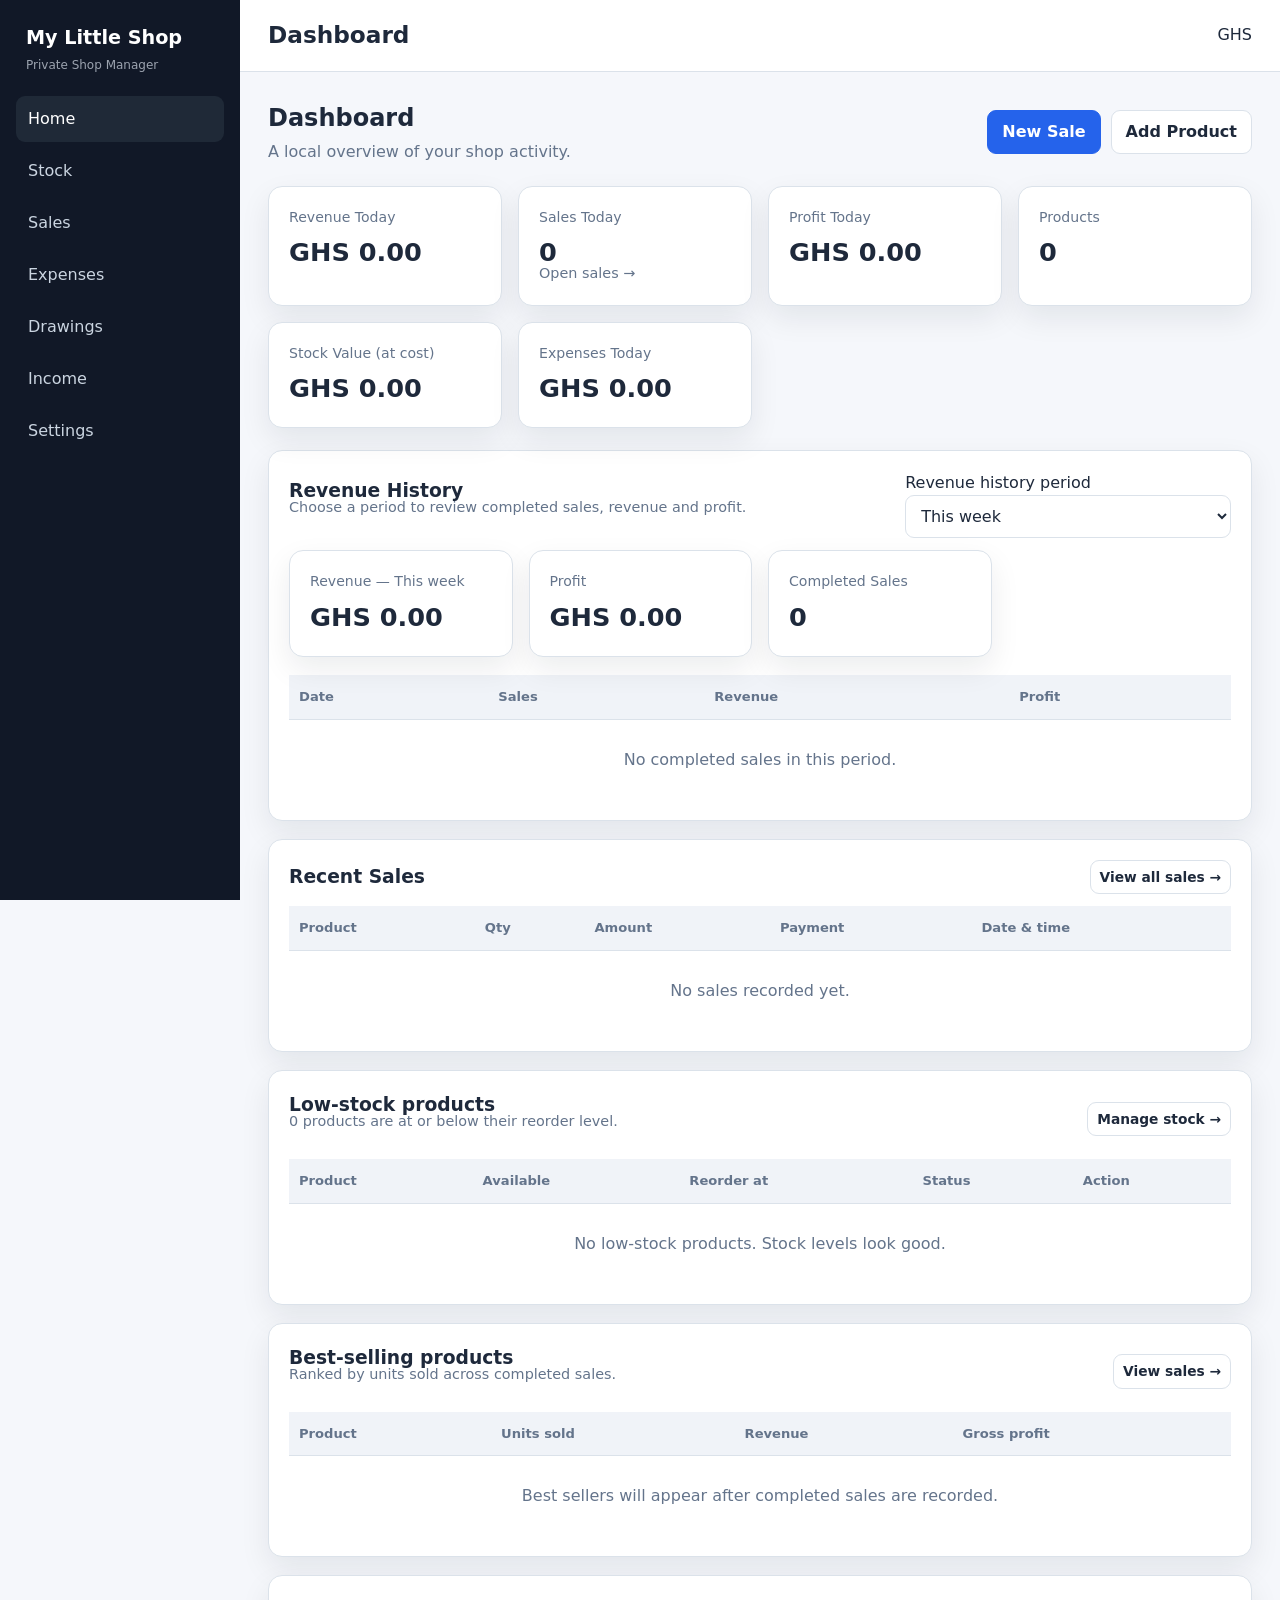
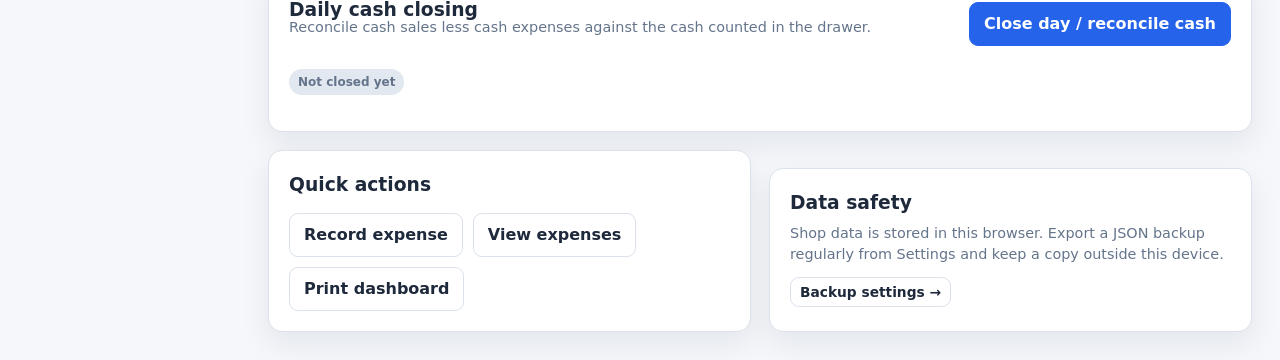
<file: index.html>
<!doctype html>
<html lang="en">
<head>
  <meta charset="utf-8">
  <meta name="viewport" content="width=device-width, initial-scale=1">
  <title>Home — My Little Shop</title>
  <link rel="stylesheet" href="styles.css">
</head>
<body data-page="home">
  <div class="app-shell">
    <aside class="sidebar">
      <div class="brand"><span data-shop-name>My Little Shop</span><small>Private Shop Manager</small></div>
      
      <nav class="nav" aria-label="Main navigation">
        <a class="nav-link active" data-page="home" href="index.html">Home</a>
        <a class="nav-link " data-page="stock" href="stock.html">Stock</a>
        <a class="nav-link " data-page="sales" href="sales.html">Sales</a>
        <a class="nav-link " data-page="expenses" href="expenses.html">Expenses</a>
        <a class="nav-link " data-page="drawings" href="drawings.html">Drawings</a>
        <a class="nav-link " data-page="income" href="income.html">Income</a>
        <a class="nav-link " data-page="settings" href="settings.html">Settings</a>
      </nav>
    </aside>
    <main class="main">
      <header class="topbar">
        <h1>Dashboard</h1>
        <div><span data-currency-code>GHS</span></div>
      </header>
      <div class="page">
        <div class="page-header">
          <div>
            <h2>Dashboard</h2>
            <p>A local overview of your shop activity.</p>
          </div>
          <div class="actions"><button class="btn btn-primary" data-action="new-sale">New Sale</button><button class="btn" data-action="add-product">Add Product</button></div>
        </div>
        
<div class="stats-grid">
  <section class="stat-card"><div class="stat-label">Revenue Today</div><div class="stat-value" id="statRevenueToday">GH₵0.00</div></section>
  <a class="stat-card stat-card-link" href="sales.html" aria-label="Open Sales page"><div class="stat-label">Sales Today</div><div class="stat-value" id="statSalesToday">0</div><div class="help-text">Open sales →</div></a>
  <section class="stat-card"><div class="stat-label">Profit Today</div><div class="stat-value" id="statProfitToday">GH₵0.00</div></section>
  <section class="stat-card"><div class="stat-label">Products</div><div class="stat-value" id="statProducts">0</div></section>
  <section class="stat-card"><div class="stat-label">Stock Value (at cost)</div><div class="stat-value" id="statStockValue">GH₵0.00</div></section>
  <section class="stat-card"><div class="stat-label">Expenses Today</div><div class="stat-value" id="statExpensesToday">GH₵0.00</div></section>
</div>
<section class="card">
  <div class="section-heading-row">
    <div><h3>Revenue History</h3><p class="help-text">Choose a period to review completed sales, revenue and profit.</p></div>
    <label class="compact-field"><span class="sr-only">Revenue history period</span><select id="homeRevenuePeriod">
      <option value="this-week">This week</option>
      <option value="last-week">Last week</option>
      <option value="this-month">This month</option>
      <option value="last-month">Last month</option>
    </select></label>
  </div>
  <div class="stats-grid stats-grid-compact">
    <section class="stat-card"><div class="stat-label" id="homeRevenuePeriodLabel">Revenue — This week</div><div class="stat-value" id="homeHistoryRevenue">GH₵0.00</div></section>
    <section class="stat-card"><div class="stat-label">Profit</div><div class="stat-value" id="homeHistoryProfit">GH₵0.00</div></section>
    <section class="stat-card"><div class="stat-label">Completed Sales</div><div class="stat-value" id="homeHistorySales">0</div></section>
  </div>
  <div class="table-wrap">
    <table>
      <thead><tr><th>Date</th><th>Sales</th><th>Revenue</th><th>Profit</th></tr></thead>
      <tbody id="homeRevenueHistoryBody"></tbody>
    </table>
  </div>
</section>
<section class="card">
  <div class="section-heading-row"><h3>Recent Sales</h3><a class="btn btn-small" href="sales.html">View all sales →</a></div>
  <div class="table-wrap">
    <table>
      <thead><tr><th>Product</th><th>Qty</th><th>Amount</th><th>Payment</th><th>Date & time</th></tr></thead>
      <tbody id="recentSalesBody"></tbody>
    </table>
  </div>
</section>
<section class="card" style="margin-top:18px">
  <div class="section-heading-row"><div><h3>Low-stock products</h3><p class="help-text"><span id="statLowStock">0</span> products are at or below their reorder level.</p></div><a class="btn btn-small" href="stock.html">Manage stock →</a></div>
  <div class="table-wrap"><table><thead><tr><th>Product</th><th>Available</th><th>Reorder at</th><th>Status</th><th>Action</th></tr></thead><tbody id="homeLowStockBody"></tbody></table></div>
</section>
<section class="card" style="margin-top:18px">
  <div class="section-heading-row"><div><h3>Best-selling products</h3><p class="help-text">Ranked by units sold across completed sales.</p></div><a class="btn btn-small" href="sales.html">View sales →</a></div>
  <div class="table-wrap"><table><thead><tr><th>Product</th><th>Units sold</th><th>Revenue</th><th>Gross profit</th></tr></thead><tbody id="homeBestSellersBody"></tbody></table></div>
</section>
<section class="card" style="margin-top:18px">
  <div class="section-heading-row"><div><h3>Daily cash closing</h3><p class="help-text">Reconcile cash sales less cash expenses against the cash counted in the drawer.</p></div><button class="btn btn-primary" data-action="daily-closing">Close day / reconcile cash</button></div>
  <p><span id="todayClosingStatus" class="status status-muted">Not closed yet</span></p>
</section>
<div class="grid-2" style="margin-top:18px">
  <section class="card"><h3>Quick actions</h3><div class="actions"><button class="btn" data-action="new-expense">Record expense</button><a class="btn" href="expenses.html">View expenses</a><button class="btn" data-action="print-report">Print dashboard</button></div></section>
  <section class="card"><h3>Data safety</h3><p class="help-text">Shop data is stored in this browser. Export a JSON backup regularly from Settings and keep a copy outside this device.</p><a class="btn btn-small" href="settings.html">Backup settings →</a></section>
</div>

      </div>
    </main>
  </div>
  <script src="app.js"></script>
</body>
</html>
</file>
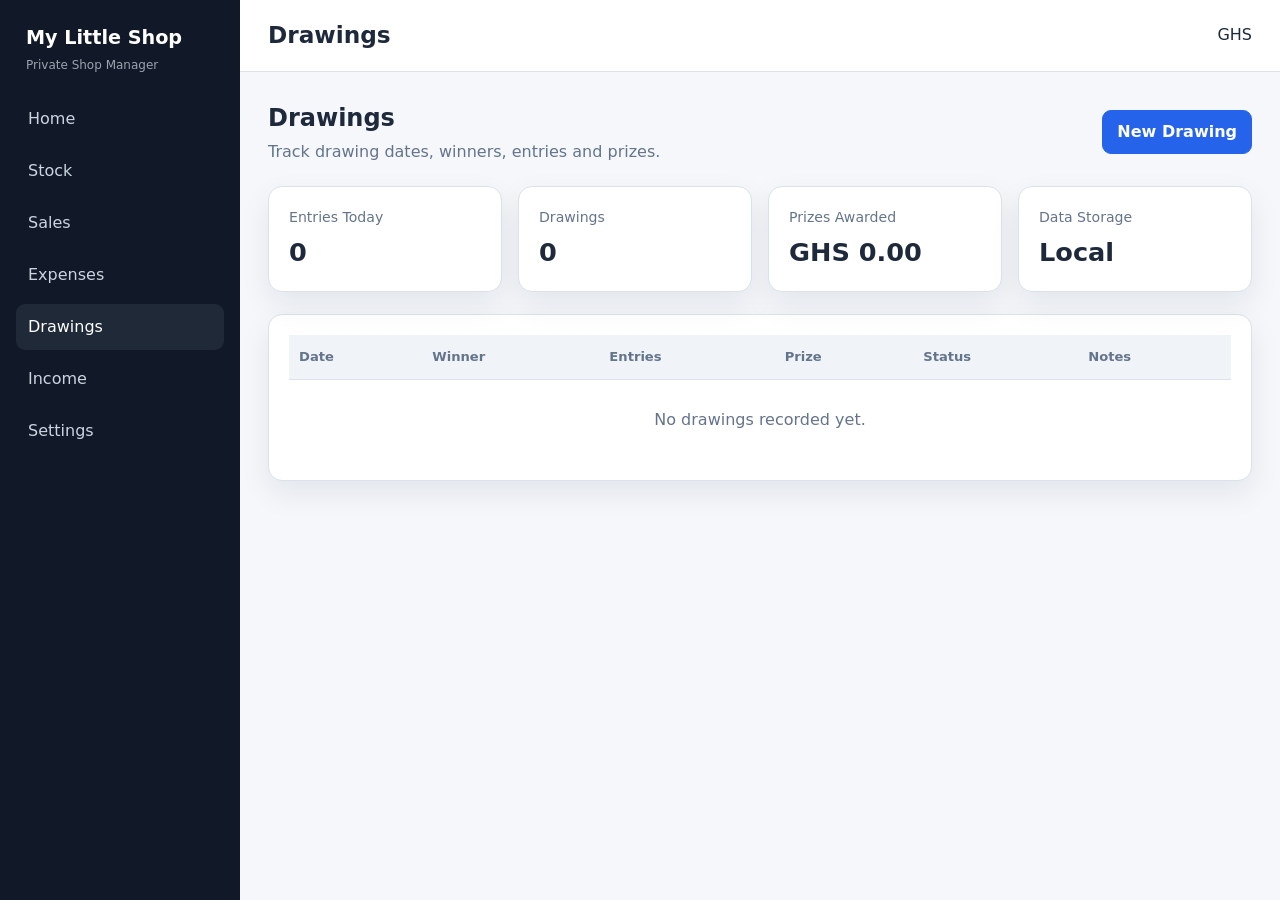
<file: drawings.html>
<!doctype html>
<html lang="en">
<head>
  <meta charset="utf-8">
  <meta name="viewport" content="width=device-width, initial-scale=1">
  <title>Drawings — My Little Shop</title>
  <link rel="stylesheet" href="styles.css">
</head>
<body data-page="drawings">
  <div class="app-shell">
    <aside class="sidebar">
      <div class="brand"><span data-shop-name>My Little Shop</span><small>Private Shop Manager</small></div>
      
      <nav class="nav" aria-label="Main navigation">
        <a class="nav-link " data-page="home" href="index.html">Home</a>
        <a class="nav-link " data-page="stock" href="stock.html">Stock</a>
        <a class="nav-link " data-page="sales" href="sales.html">Sales</a>
        <a class="nav-link " data-page="expenses" href="expenses.html">Expenses</a>
        <a class="nav-link active" data-page="drawings" href="drawings.html">Drawings</a>
        <a class="nav-link " data-page="income" href="income.html">Income</a>
        <a class="nav-link " data-page="settings" href="settings.html">Settings</a>
      </nav>
    </aside>
    <main class="main">
      <header class="topbar">
        <h1>Drawings</h1>
        <div><span data-currency-code>GHS</span></div>
      </header>
      <div class="page">
        <div class="page-header">
          <div>
            <h2>Drawings</h2>
            <p>Track drawing dates, winners, entries and prizes.</p>
          </div>
          <div class="actions"><button class="btn btn-primary" data-action="new-drawing">New Drawing</button></div>
        </div>
        
<div class="stats-grid">
  <section class="stat-card"><div class="stat-label">Entries Today</div><div class="stat-value" id="entriesToday">0</div></section>
  <section class="stat-card"><div class="stat-label">Drawings</div><div class="stat-value" id="drawingCount">0</div></section>
  <section class="stat-card"><div class="stat-label">Prizes Awarded</div><div class="stat-value" id="prizesAwarded">GH₵0.00</div></section>
  <section class="stat-card"><div class="stat-label">Data Storage</div><div class="stat-value">Local</div></section>
</div>
<section class="card">
  <div class="table-wrap">
    <table>
      <thead><tr><th>Date</th><th>Winner</th><th>Entries</th><th>Prize</th><th>Status</th><th>Notes</th></tr></thead>
      <tbody id="drawingsBody"></tbody>
    </table>
  </div>
</section>

      </div>
    </main>
  </div>
  <script src="app.js"></script>
</body>
</html>
</file>
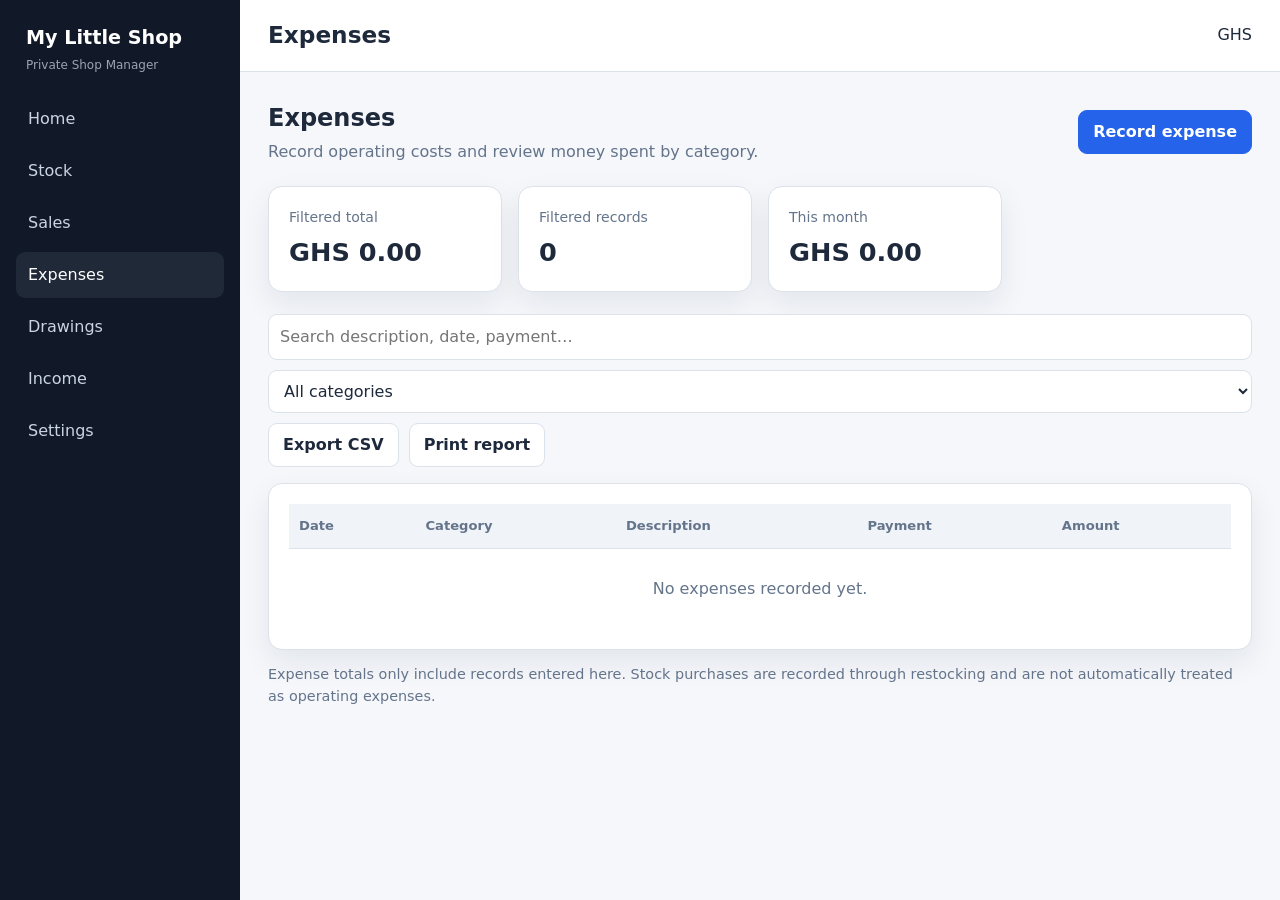
<file: expenses.html>
<!doctype html>
<html lang="en"><head><meta charset="utf-8"><meta name="viewport" content="width=device-width, initial-scale=1"><title>Expenses — My Little Shop</title><link rel="stylesheet" href="styles.css"></head>
<body data-page="expenses"><div class="app-shell"><aside class="sidebar"><div class="brand"><span data-shop-name>My Little Shop</span><small>Private Shop Manager</small></div><nav class="nav" aria-label="Main navigation"><a class="nav-link" data-page="home" href="index.html">Home</a><a class="nav-link" data-page="stock" href="stock.html">Stock</a><a class="nav-link" data-page="sales" href="sales.html">Sales</a><a class="nav-link active" data-page="expenses" href="expenses.html">Expenses</a><a class="nav-link" data-page="drawings" href="drawings.html">Drawings</a><a class="nav-link" data-page="income" href="income.html">Income</a><a class="nav-link" data-page="settings" href="settings.html">Settings</a></nav></aside><main class="main"><header class="topbar"><h1>Expenses</h1><div><span data-currency-code>GHS</span></div></header><div class="page"><div class="page-header"><div><h2>Expenses</h2><p>Record operating costs and review money spent by category.</p></div><div class="actions"><button class="btn btn-primary" data-action="new-expense">Record expense</button></div></div>
<div class="stats-grid"><section class="stat-card"><div class="stat-label">Filtered total</div><div class="stat-value" id="expenseTotal">GH₵0.00</div></section><section class="stat-card"><div class="stat-label">Filtered records</div><div class="stat-value" id="expenseCount">0</div></section><section class="stat-card"><div class="stat-label">This month</div><div class="stat-value" id="expenseMonthTotal">GH₵0.00</div></section></div>
<div class="filters"><input id="expenseSearch" type="search" placeholder="Search description, date, payment…" aria-label="Search expenses"><select id="expenseCategoryFilter" aria-label="Filter expenses by category"><option value="All">All categories</option><option>Rent</option><option>Utilities</option><option>Transport</option><option>Wages</option><option>Packaging</option><option>Repairs</option><option>Prize</option><option>Other</option></select><button class="btn" data-action="export-expenses-csv">Export CSV</button><button class="btn" data-action="print-report">Print report</button></div>
<section class="card"><div class="table-wrap"><table><thead><tr><th>Date</th><th>Category</th><th>Description</th><th>Payment</th><th>Amount</th></tr></thead><tbody id="expensesBody"></tbody></table></div></section><p class="help-text" style="margin-top:14px">Expense totals only include records entered here. Stock purchases are recorded through restocking and are not automatically treated as operating expenses.</p></div></main></div><script src="app.js"></script></body></html>
</file>
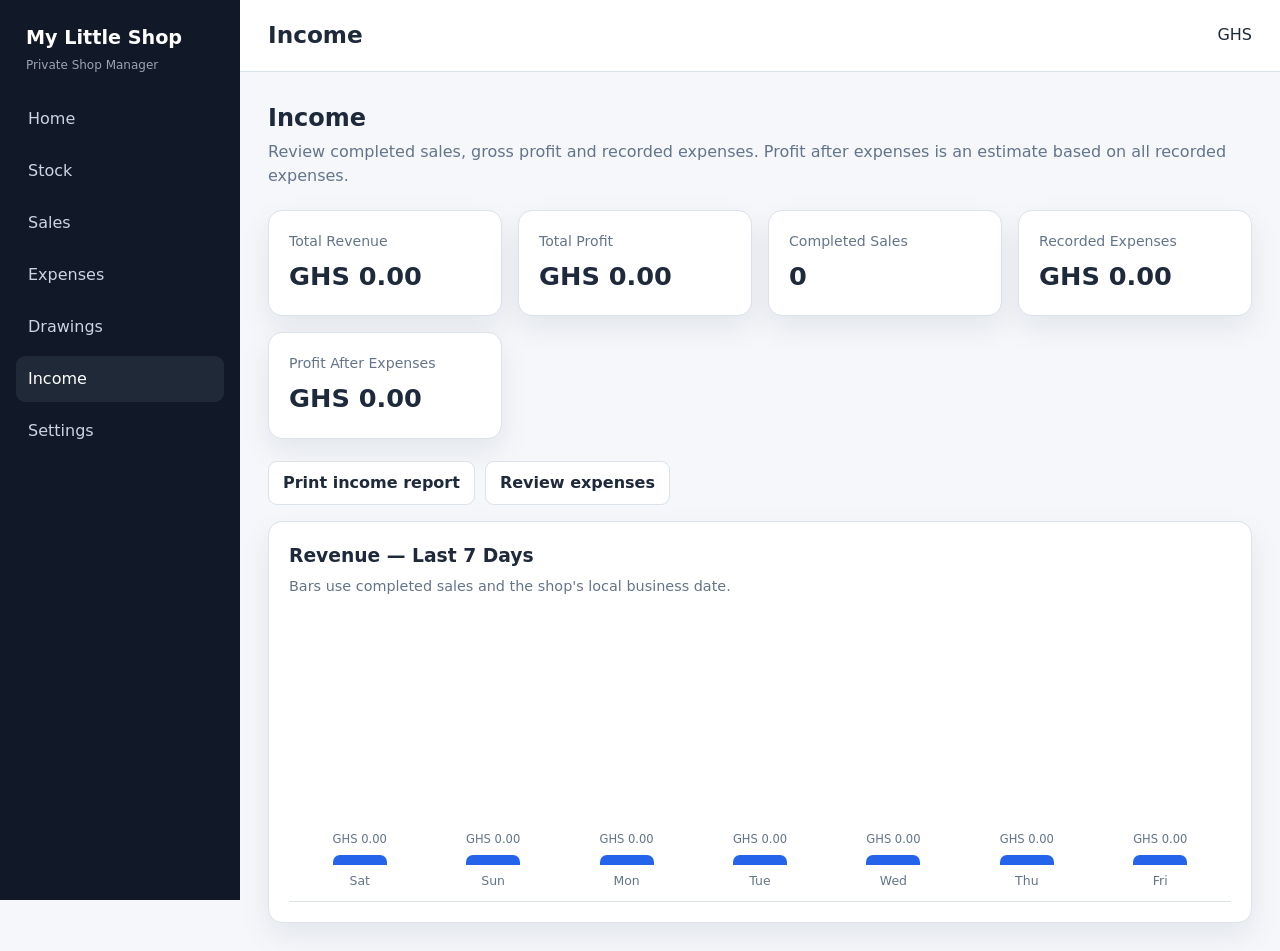
<file: income.html>
<!doctype html>
<html lang="en">
<head>
  <meta charset="utf-8">
  <meta name="viewport" content="width=device-width, initial-scale=1">
  <title>Income — My Little Shop</title>
  <link rel="stylesheet" href="styles.css">
</head>
<body data-page="income">
  <div class="app-shell">
    <aside class="sidebar">
      <div class="brand"><span data-shop-name>My Little Shop</span><small>Private Shop Manager</small></div>
      
      <nav class="nav" aria-label="Main navigation">
        <a class="nav-link " data-page="home" href="index.html">Home</a>
        <a class="nav-link " data-page="stock" href="stock.html">Stock</a>
        <a class="nav-link " data-page="sales" href="sales.html">Sales</a>
        <a class="nav-link " data-page="expenses" href="expenses.html">Expenses</a>
        <a class="nav-link " data-page="drawings" href="drawings.html">Drawings</a>
        <a class="nav-link active" data-page="income" href="income.html">Income</a>
        <a class="nav-link " data-page="settings" href="settings.html">Settings</a>
      </nav>
    </aside>
    <main class="main">
      <header class="topbar">
        <h1>Income</h1>
        <div><span data-currency-code>GHS</span></div>
      </header>
      <div class="page">
        <div class="page-header">
          <div>
            <h2>Income</h2>
            <p>Review completed sales, gross profit and recorded expenses. Profit after expenses is an estimate based on all recorded expenses.</p>
          </div>
          
        </div>
        
<div class="stats-grid">
  <section class="stat-card"><div class="stat-label">Total Revenue</div><div class="stat-value" id="incomeRevenue">GH₵0.00</div></section>
  <section class="stat-card"><div class="stat-label">Total Profit</div><div class="stat-value" id="incomeProfit">GH₵0.00</div></section>
  <section class="stat-card"><div class="stat-label">Completed Sales</div><div class="stat-value" id="incomeSales">0</div></section>
  <section class="stat-card"><div class="stat-label">Recorded Expenses</div><div class="stat-value" id="incomeExpenses">GH₵0.00</div></section>
  <section class="stat-card"><div class="stat-label">Profit After Expenses</div><div class="stat-value" id="incomeNetProfit">GH₵0.00</div></section>
</div>
<div class="actions" style="margin-bottom:16px"><button class="btn" data-action="print-report">Print income report</button><a class="btn" href="expenses.html">Review expenses</a></div>
<section class="card">
  <h3>Revenue — Last 7 Days</h3>
  <p class="help-text">Bars use completed sales and the shop's local business date.</p>
  <div class="chart" id="incomeChart" aria-label="Revenue chart for the last 7 days"></div>
</section>

      </div>
    </main>
  </div>
  <script src="app.js"></script>
</body>
</html>
</file>
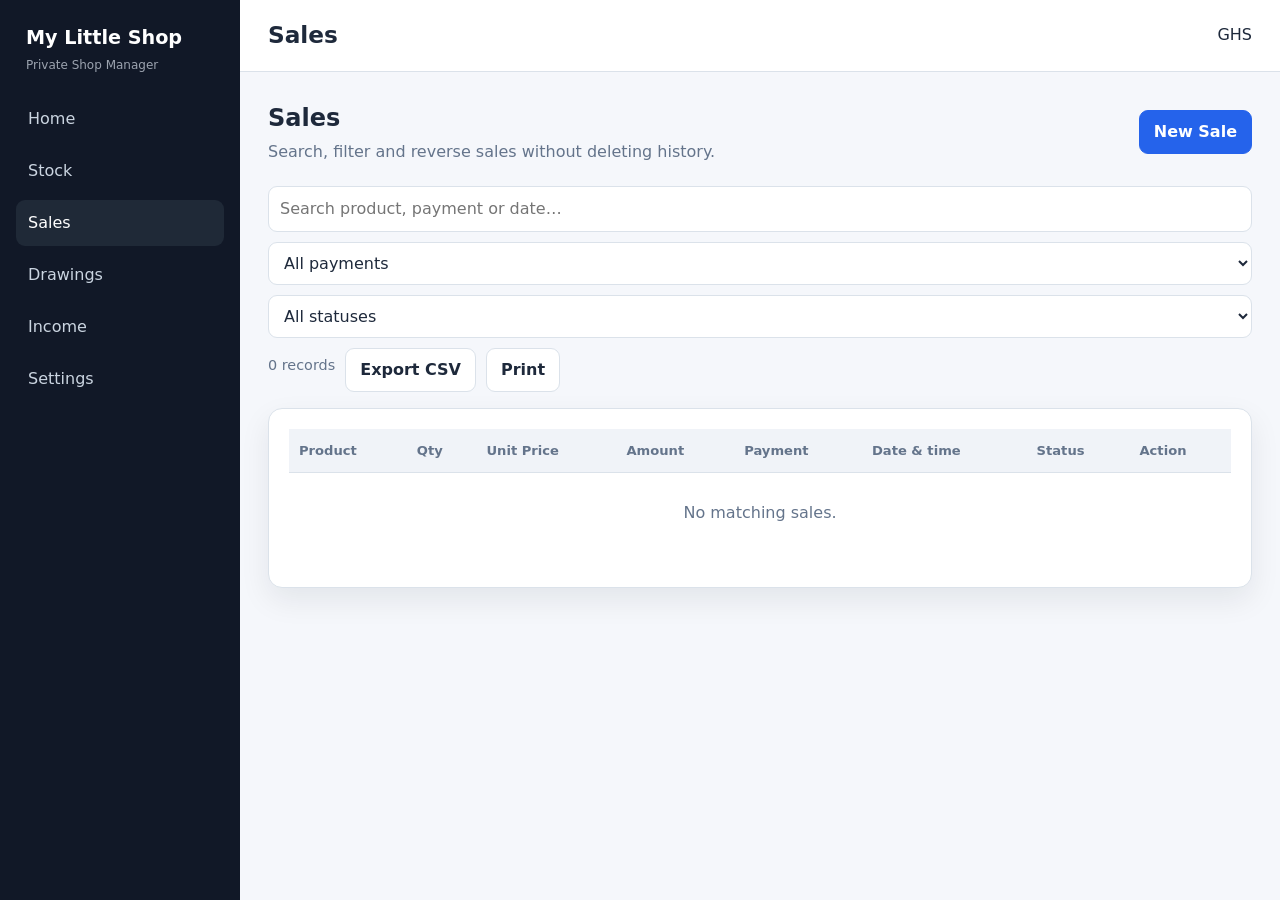
<file: sales.html>
<!doctype html>
<html lang="en">
<head>
  <meta charset="utf-8">
  <meta name="viewport" content="width=device-width, initial-scale=1">
  <title>Sales — My Little Shop</title>
  <link rel="stylesheet" href="styles.css">
</head>
<body data-page="sales">
  <div class="app-shell">
    <aside class="sidebar">
      <div class="brand"><span data-shop-name>My Little Shop</span><small>Private Shop Manager</small></div>
      
      <nav class="nav" aria-label="Main navigation">
        <a class="nav-link " data-page="home" href="index.html">Home</a>
        <a class="nav-link " data-page="stock" href="stock.html">Stock</a>
        <a class="nav-link active" data-page="sales" href="sales.html">Sales</a>
        <a class="nav-link " data-page="drawings" href="drawings.html">Drawings</a>
        <a class="nav-link " data-page="income" href="income.html">Income</a>
        <a class="nav-link " data-page="settings" href="settings.html">Settings</a>
      </nav>
    </aside>
    <main class="main">
      <header class="topbar">
        <h1>Sales</h1>
        <div><span data-currency-code>GHS</span></div>
      </header>
      <div class="page">
        <div class="page-header">
          <div>
            <h2>Sales</h2>
            <p>Search, filter and reverse sales without deleting history.</p>
          </div>
          <div class="actions"><button class="btn btn-primary" data-action="new-sale">New Sale</button></div>
        </div>
        
<div class="filters">
  <input id="salesSearch" type="search" placeholder="Search product, payment or date…" aria-label="Search sales">
  <select id="paymentFilter" aria-label="Filter by payment">
    <option value="All">All payments</option>
    <option>Cash</option><option>Mobile Money</option><option>Card</option><option>Credit</option>
  </select>
  <select id="statusFilter" aria-label="Filter by status">
    <option value="All">All statuses</option>
    <option>Completed</option><option>Voided</option>
  </select>
  <span id="salesResultCount" class="help-text" style="align-self:center">0 records</span><button class="btn" data-action="export-sales-csv">Export CSV</button><button class="btn" data-action="print-report">Print</button>
</div>
<section class="card">
  <div class="table-wrap">
    <table id="salesTable">
      <thead><tr><th>Product</th><th>Qty</th><th>Unit Price</th><th>Amount</th><th>Payment</th><th>Date & time</th><th>Status</th><th>Action</th></tr></thead>
      <tbody id="salesBody"></tbody>
    </table>
        <div class="list-toggle-wrap">
          <button id="salesListToggle" class="btn btn-secondary list-toggle" type="button" hidden>
            More sales
          </button>
        </div>
  </div>
</section>

      </div>
    </main>
  </div>
  <script src="app.js"></script>
</body>
</html>
</file>
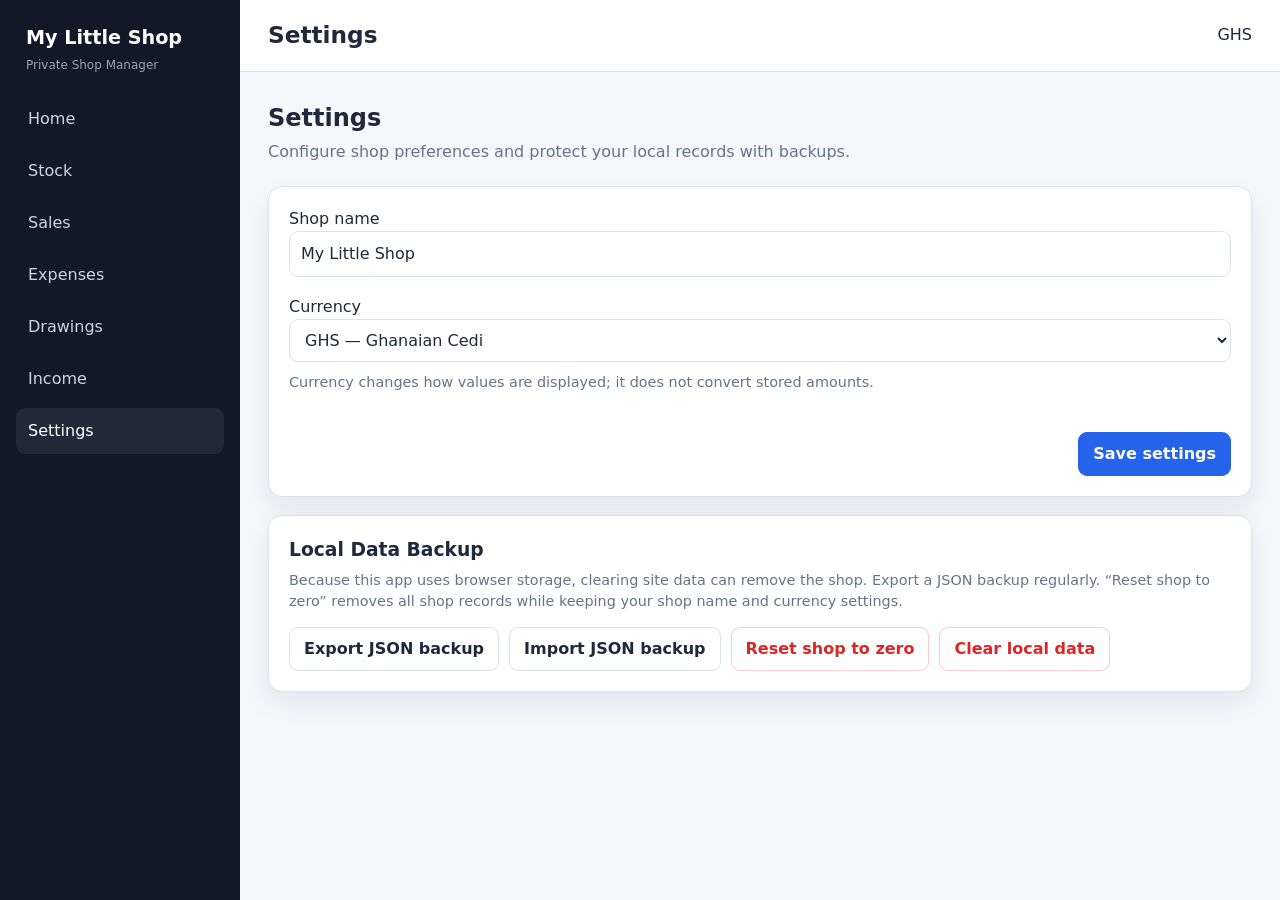
<file: settings.html>
<!doctype html>
<html lang="en">
<head>
  <meta charset="utf-8">
  <meta name="viewport" content="width=device-width, initial-scale=1">
  <title>Settings — My Little Shop</title>
  <link rel="stylesheet" href="styles.css">
</head>
<body data-page="settings">
  <div class="app-shell">
    <aside class="sidebar">
      <div class="brand"><span data-shop-name>My Little Shop</span><small>Private Shop Manager</small></div>
      
      <nav class="nav" aria-label="Main navigation">
        <a class="nav-link " data-page="home" href="index.html">Home</a>
        <a class="nav-link " data-page="stock" href="stock.html">Stock</a>
        <a class="nav-link " data-page="sales" href="sales.html">Sales</a>
        <a class="nav-link " data-page="expenses" href="expenses.html">Expenses</a>
        <a class="nav-link " data-page="drawings" href="drawings.html">Drawings</a>
        <a class="nav-link " data-page="income" href="income.html">Income</a>
        <a class="nav-link active" data-page="settings" href="settings.html">Settings</a>
      </nav>
    </aside>
    <main class="main">
      <header class="topbar">
        <h1>Settings</h1>
        <div><span data-currency-code>GHS</span></div>
      </header>
      <div class="page">
        <div class="page-header">
          <div>
            <h2>Settings</h2>
            <p>Configure shop preferences and protect your local records with backups.</p>
          </div>
          
        </div>
        
<form id="settingsForm" class="card settings-grid">
  <label>Shop name
    <input id="shopName" name="shopName" maxlength="80" required>
  </label>
  <label>Currency
    <select id="currency" name="currency">
      <option value="GHS">GHS — Ghanaian Cedi</option>
      <option value="USD">USD — US Dollar</option>
      <option value="NGN">NGN — Nigerian Naira</option>
      <option value="GBP">GBP — British Pound</option>
      <option value="EUR">EUR — Euro</option>
    </select>
  </label>
  <p class="help-text">Currency changes how values are displayed; it does not convert stored amounts.</p>
  <div class="form-actions"><button class="btn btn-primary" type="submit">Save settings</button></div>
</form>

<section class="card" style="margin-top:18px">
  <h3>Local Data Backup</h3>
  <p class="help-text">Because this app uses browser storage, clearing site data can remove the shop. Export a JSON backup regularly. “Reset shop to zero” removes all shop records while keeping your shop name and currency settings.</p>
  <div class="actions">
    <button id="exportData" class="btn">Export JSON backup</button>
    <label class="btn">Import JSON backup<input id="importData" type="file" accept="application/json,.json" hidden></label>
    <button id="resetShopData" class="btn btn-danger">Reset shop to zero</button>
    <button id="clearLocalData" class="btn btn-danger">Clear local data</button>
  </div>
</section>

      </div>
    </main>
  </div>
  <script src="app.js"></script>
</body>
</html>
</file>
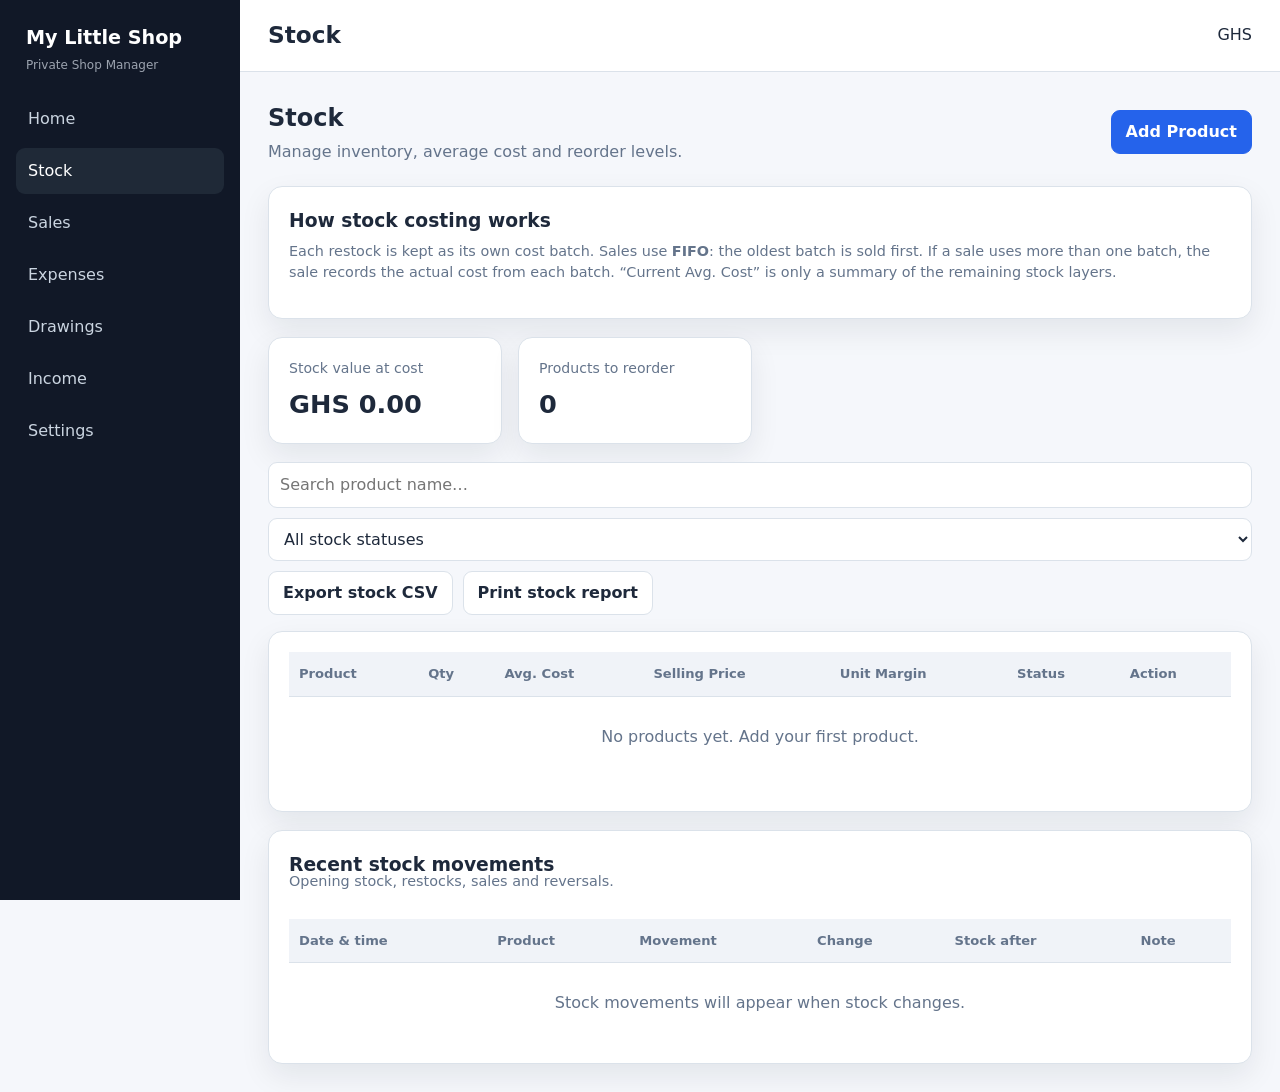
<file: stock.html>
<!doctype html>
<html lang="en">
<head>
  <meta charset="utf-8">
  <meta name="viewport" content="width=device-width, initial-scale=1">
  <title>Stock — My Little Shop</title>
  <link rel="stylesheet" href="styles.css">
</head>
<body data-page="stock">
  <div class="app-shell">
    <aside class="sidebar">
      <div class="brand"><span data-shop-name>My Little Shop</span><small>Private Shop Manager</small></div>
      
      <nav class="nav" aria-label="Main navigation">
        <a class="nav-link " data-page="home" href="index.html">Home</a>
        <a class="nav-link active" data-page="stock" href="stock.html">Stock</a>
        <a class="nav-link " data-page="sales" href="sales.html">Sales</a>
        <a class="nav-link " data-page="expenses" href="expenses.html">Expenses</a>
        <a class="nav-link " data-page="drawings" href="drawings.html">Drawings</a>
        <a class="nav-link " data-page="income" href="income.html">Income</a>
        <a class="nav-link " data-page="settings" href="settings.html">Settings</a>
      </nav>
    </aside>
    <main class="main">
      <header class="topbar">
        <h1>Stock</h1>
        <div><span data-currency-code>GHS</span></div>
      </header>
      <div class="page">
        <div class="page-header">
          <div>
            <h2>Stock</h2>
            <p>Manage inventory, average cost and reorder levels.</p>
          </div>
          <div class="actions"><button class="btn btn-primary" data-action="add-product">Add Product</button></div>
        </div>
        
<section class="card" style="margin-bottom:18px">
  <h3>How stock costing works</h3>
  <p class="help-text">Each restock is kept as its own cost batch. Sales use <strong>FIFO</strong>: the oldest batch is sold first. If a sale uses more than one batch, the sale records the actual cost from each batch. “Current Avg. Cost” is only a summary of the remaining stock layers.</p>
</section>
<div class="stats-grid stats-grid-compact">
  <section class="stat-card"><div class="stat-label">Stock value at cost</div><div class="stat-value" id="stockInventoryValue">GH₵0.00</div></section>
  <section class="stat-card"><div class="stat-label">Products to reorder</div><div class="stat-value" id="stockLowCount">0</div></section>
</div>
<div class="filters"><input id="stockSearch" type="search" placeholder="Search product name…" aria-label="Search products"><select id="stockStatusFilter" aria-label="Filter stock status"><option value="All">All stock statuses</option><option value="Low">Low stock</option><option value="Healthy">In stock</option></select><button class="btn" data-action="export-stock-csv">Export stock CSV</button><button class="btn" data-action="print-report">Print stock report</button></div>
<section class="card">
  <div class="table-wrap">
    <table id="stockTable">
      <thead><tr><th>Product</th><th>Qty</th><th>Avg. Cost</th><th>Selling Price</th><th>Unit Margin</th><th>Status</th><th>Action</th></tr></thead>
      <tbody id="stockBody"></tbody>
    </table>
        <div class="list-toggle-wrap">
          <button id="stockListToggle" class="btn btn-secondary list-toggle" type="button" hidden>
            More products
          </button>
        </div>
  </div>
</section>
<section class="card" style="margin-top:18px">
  <div class="section-heading-row"><div><h3>Recent stock movements</h3><p class="help-text">Opening stock, restocks, sales and reversals.</p></div></div>
  <div class="table-wrap"><table><thead><tr><th>Date & time</th><th>Product</th><th>Movement</th><th>Change</th><th>Stock after</th><th>Note</th></tr></thead><tbody id="stockMovementsBody"></tbody></table></div>
</section>

      </div>
    </main>
  </div>
  <script src="app.js"></script>
</body>
</html>
</file>
<file: styles.css>
/* My Little Shop — Phase 2.5
   Responsive, accessible styling for the localStorage-only shop app.
*/

:root {
  --bg: #f5f7fb;
  --surface: #ffffff;
  --surface-2: #f0f3f8;
  --text: #1e293b;
  --muted: #64748b;
  --border: #dbe2ea;
  --primary: #2563eb;
  --primary-dark: #1d4ed8;
  --danger: #dc2626;
  --warning: #b45309;
  --success: #15803d;
  --shadow: 0 12px 30px rgba(15, 23, 42, .08);
  --radius: 14px;
}

* { box-sizing: border-box; }

body {
  margin: 0;
  font-family: Inter, ui-sans-serif, system-ui, -apple-system, BlinkMacSystemFont, "Segoe UI", sans-serif;
  color: var(--text);
  background: var(--bg);
  line-height: 1.5;
}

button, input, select, textarea { font: inherit; }

button, .btn { cursor: pointer; }

a { color: inherit; text-decoration: none; }

.app-shell { display: flex; min-height: 100vh; }

.sidebar {
  width: 240px;
  flex: 0 0 240px;
  background: #111827;
  color: #fff;
  padding: 24px 16px;
  position: sticky;
  top: 0;
  height: 100vh;
}

.brand {
  font-size: 1.2rem;
  font-weight: 800;
  padding: 0 10px 22px;
}

.brand small {
  display: block;
  color: #9ca3af;
  font-size: .75rem;
  font-weight: 500;
  margin-top: 3px;
}

.nav { display: grid; gap: 6px; }

.nav-link {
  display: block;
  padding: 11px 12px;
  border-radius: 9px;
  color: #cbd5e1;
}

.nav-link:hover, .nav-link.active { background: #1f2937; color: #fff; }

.main { flex: 1; min-width: 0; }

.topbar {
  background: var(--surface);
  border-bottom: 1px solid var(--border);
  padding: 18px 28px;
  display: flex;
  align-items: center;
  justify-content: space-between;
  gap: 16px;
}

.topbar h1 { margin: 0; font-size: 1.45rem; }

.page {
  padding: 28px;
  max-width: 1400px;
  margin: auto;
}

.page-header {
  display: flex;
  align-items: center;
  justify-content: space-between;
  gap: 18px;
  margin-bottom: 22px;
}

.page-header h2 { margin: 0; }
.page-header p { margin: 4px 0 0; color: var(--muted); }

.actions { display: flex; gap: 10px; flex-wrap: wrap; }

.btn {
  border: 1px solid var(--border);
  background: var(--surface);
  color: var(--text);
  border-radius: 9px;
  padding: 9px 14px;
  font-weight: 650;
}

.btn:hover { border-color: #b8c2d0; }
.btn-primary { background: var(--primary); color: #fff; border-color: var(--primary); }
.btn-primary:hover { background: var(--primary-dark); }
.btn-secondary { background: var(--surface-2); }
.btn-danger { color: var(--danger); border-color: #fecaca; background: #fff; }
.btn-small { padding: 6px 9px; font-size: .86rem; }

.stats-grid {
  display: grid;
  grid-template-columns: repeat(4, minmax(0, 1fr));
  gap: 16px;
  margin-bottom: 22px;
}

.stat-card, .card {
  background: var(--surface);
  border: 1px solid var(--border);
  border-radius: var(--radius);
  box-shadow: var(--shadow);
}

.stat-card { padding: 20px; }
.stat-label { color: var(--muted); font-size: .88rem; }
.stat-value { margin-top: 5px; font-size: 1.6rem; font-weight: 800; }

.card { padding: 20px; }
.card h3 { margin: 0 0 14px; }

.grid-2 { display: grid; grid-template-columns: repeat(2, minmax(0, 1fr)); gap: 18px; }

.table-wrap { overflow-x: auto; }
table { width: 100%; border-collapse: collapse; min-width: 650px; }
th, td { text-align: left; padding: 12px 10px; border-bottom: 1px solid var(--border); vertical-align: middle; }
th { color: var(--muted); font-size: .82rem; font-weight: 750; background: var(--surface-2); }
tr:last-child td { border-bottom: 0; }
.row-voided { opacity: .65; }

.empty-state {
  text-align: center;
  color: var(--muted);
  padding: 28px !important;
}

.status {
  display: inline-flex;
  align-items: center;
  border-radius: 999px;
  padding: 4px 9px;
  font-size: .75rem;
  font-weight: 750;
}
.status-ok, .status-completed { color: var(--success); background: #dcfce7; }
.status-warning { color: var(--warning); background: #fef3c7; }
.status-muted, .status-cancelled { color: var(--muted); background: #e2e8f0; }
.status-scheduled { color: var(--primary-dark); background: #dbeafe; }

.filters {
  display: flex;
  gap: 10px;
  flex-wrap: wrap;
  margin-bottom: 16px;
}
.filters input, .filters select { min-width: 170px; }

input, select, textarea {
  width: 100%;
  border: 1px solid var(--border);
  border-radius: 9px;
  padding: 10px 11px;
  background: #fff;
  color: var(--text);
}
input:focus, select:focus, textarea:focus, button:focus-visible, a:focus-visible {
  outline: 3px solid rgba(37, 99, 235, .2);
  outline-offset: 2px;
}

.form-grid { display: grid; gap: 14px; }
.form-grid label { display: grid; gap: 6px; font-weight: 650; }
.form-grid small { color: var(--muted); font-weight: 450; }
.form-actions { display: flex; justify-content: flex-end; gap: 10px; margin-top: 6px; }

.sale-preview {
  padding: 14px;
  background: var(--surface-2);
  border-radius: 10px;
  font-weight: 700;
}

.modal-overlay {
  position: fixed;
  inset: 0;
  background: rgba(15, 23, 42, .52);
  display: grid;
  place-items: center;
  padding: 20px;
  z-index: 1000;
}

.modal {
  width: min(560px, 100%);
  max-height: min(90vh, 760px);
  overflow: auto;
  background: var(--surface);
  border-radius: 16px;
  box-shadow: 0 30px 70px rgba(0,0,0,.25);
}

.modal-header {
  display: flex;
  align-items: center;
  justify-content: space-between;
  padding: 18px 20px;
  border-bottom: 1px solid var(--border);
}
.modal-header h2 { margin: 0; font-size: 1.15rem; }
.modal-body { padding: 20px; }

.icon-btn {
  border: 0;
  background: transparent;
  font-size: 1.7rem;
  line-height: 1;
  color: var(--muted);
  cursor: pointer;
}

.toast-host {
  position: fixed;
  right: 18px;
  bottom: 18px;
  z-index: 2000;
  display: grid;
  gap: 8px;
}
.toast {
  background: #111827;
  color: #fff;
  padding: 11px 14px;
  border-radius: 9px;
  box-shadow: var(--shadow);
}
.toast-error { background: #991b1b; }

.chart {
  height: 290px;
  display: flex;
  align-items: end;
  gap: 12px;
  padding: 22px 10px 10px;
  border-bottom: 1px solid var(--border);
}
.chart-column {
  flex: 1;
  min-width: 55px;
  height: 100%;
  display: flex;
  flex-direction: column;
  justify-content: end;
  align-items: center;
  gap: 7px;
}
.chart-value { font-size: .72rem; color: var(--muted); white-space: nowrap; }
.chart-bar {
  width: min(54px, 80%);
  min-height: 4px;
  background: var(--primary);
  border-radius: 7px 7px 0 0;
}
.chart-label { font-size: .78rem; color: var(--muted); }

.settings-grid { max-width: 700px; display: grid; gap: 18px; }

.help-text {
  color: var(--muted);
  font-size: .9rem;
  margin-top: -8px;
}

@media (max-width: 1050px) {
  .stats-grid { grid-template-columns: repeat(2, minmax(0, 1fr)); }
}

@media (max-width: 760px) {
  .app-shell { display: block; }
  .sidebar {
    width: 100%;
    height: auto;
    position: static;
    padding: 14px;
  }
  .brand { padding: 0 8px 12px; }
  .nav { grid-template-columns: repeat(3, minmax(0, 1fr)); }
  .nav-link { text-align: center; padding: 9px 5px; font-size: .88rem; }
  .topbar, .page { padding: 16px; }
  .page-header { align-items: flex-start; flex-direction: column; }
  .stats-grid, .grid-2 { grid-template-columns: 1fr; }
}

@media (max-width: 470px) {
  .stats-grid { grid-template-columns: 1fr; }
  .nav { grid-template-columns: repeat(2, minmax(0, 1fr)); }
  .chart { gap: 5px; }
  .chart-value { font-size: .62rem; transform: rotate(-45deg); transform-origin: bottom left; }
}


/* Expandable list previews */
.list-toggle-wrap {
  display: flex;
  justify-content: center;
  padding: 12px 0 2px;
}

.list-toggle {
  min-width: 150px;
}

.list-toggle[hidden] {
  display: none;
}


/* Sticky site header: navigation stays visible while page content scrolls */
.site-header {
  position: sticky;
  top: 0;
  z-index: 1000;
}

/* Keep the header visually above the scrolling content */
.site-header {
  isolation: isolate;
}


/* Mobile navigation */
.mobile-nav { display: none; }
.mobile-menu-button { display: none; }

@media (max-width: 760px) {
  .sidebar { display: none; }

  .main {
    margin-left: 0;
    width: 100%;
    min-height: 100vh;
  }

  .mobile-nav {
    display: block;
    position: sticky;
    top: 0;
    z-index: 1100;
    background: var(--card, #fff);
    border-bottom: 1px solid var(--border, #e7ebf0);
  }

  .mobile-nav-bar {
    min-height: 58px;
    display: flex;
    align-items: center;
    justify-content: space-between;
    gap: 12px;
    padding: 8px 14px;
  }

  .mobile-nav-brand {
    display: flex;
    align-items: center;
    gap: 9px;
    min-width: 0;
  }

  .mobile-nav-brand-mark {
    width: 34px;
    height: 34px;
    display: grid;
    place-items: center;
    border-radius: 10px;
    background: var(--primary, #5b4bdb);
    color: #fff;
    flex: 0 0 auto;
  }

  .mobile-nav-title {
    font-weight: 700;
    white-space: nowrap;
    overflow: hidden;
    text-overflow: ellipsis;
  }

  .mobile-menu-button {
    display: inline-flex;
    align-items: center;
    justify-content: center;
    min-width: 44px;
    min-height: 42px;
    padding: 8px 12px;
    border: 1px solid var(--border, #e7ebf0);
    border-radius: 10px;
    background: transparent;
    font: inherit;
    cursor: pointer;
  }

  .mobile-nav-panel {
    padding: 4px 14px 14px;
    border-top: 1px solid var(--border, #e7ebf0);
  }

  .mobile-nav-panel[hidden] { display: none; }

  .mobile-nav-panel a {
    display: flex;
    align-items: center;
    gap: 10px;
    min-height: 46px;
    padding: 10px 12px;
    border-radius: 10px;
    color: inherit;
    text-decoration: none;
  }

  .mobile-nav-panel a.active {
    background: var(--soft, #f3f1ff);
    font-weight: 700;
  }
}

.stat-card-link { text-decoration: none; color: inherit; cursor: pointer; transition: transform .15s ease, box-shadow .15s ease; }
.stat-card-link:hover { transform: translateY(-1px); }
.section-heading-row { display:flex; align-items:center; justify-content:space-between; gap:16px; margin-bottom:12px; }
.section-heading-row h3 { margin:0; }
.compact-field select { min-width: 140px; }
.stats-grid-compact { margin: 12px 0 18px; }
@media (max-width: 640px) { .section-heading-row { align-items:flex-start; flex-direction:column; } .compact-field, .compact-field select { width:100%; } }


/* Phase 3 usability improvements */
.filters { align-items: center; }
.filters input[type="search"] { flex: 1 1 230px; }
.filters button { white-space: nowrap; }
.stat-card .stat-value { overflow-wrap: anywhere; }
.status { white-space: nowrap; }
.card + .card { margin-top: 18px; }
button:disabled { opacity: .55; cursor: not-allowed; }
@media print {
  body { background: #fff; color: #000; }
  .sidebar, .mobile-nav, .actions, .filters, .btn, .topbar { display: none !important; }
  .app-shell, .main, .page { display: block; width: 100%; max-width: none; padding: 0; margin: 0; }
  .card, .stat-card { box-shadow: none; border: 1px solid #bbb; break-inside: avoid; }
  table { min-width: 0; }
  th, td { padding: 6px; font-size: 10pt; }
  .table-wrap { overflow: visible; }
}

/* Mobile overflow fix: keep dashboard cards and seven-day chart inside the viewport. */
html, body { max-width: 100%; overflow-x: clip; }
.app-shell, .main, .page, .card, .stat-card { min-width: 0; max-width: 100%; }
.chart { min-width: 0; width: 100%; }
.chart-column { min-width: 0; }

@media (max-width: 470px) {
  .page { padding: 12px; }
  .card { padding: 14px; }
  .chart {
    gap: 4px;
    padding: 18px 2px 8px;
  }
  .chart-column {
    flex: 1 1 0;
    width: 0;
    gap: 6px;
  }
  .chart-value {
    max-width: 100%;
    font-size: .55rem;
    line-height: 1.15;
    text-align: center;
    white-space: normal;
    overflow-wrap: anywhere;
    transform: none;
  }
  .chart-bar { width: min(28px, 80%); }
  .chart-label { font-size: .68rem; }
  .actions { max-width: 100%; }
  .actions .btn { max-width: 100%; white-space: normal; }
}
</file>
